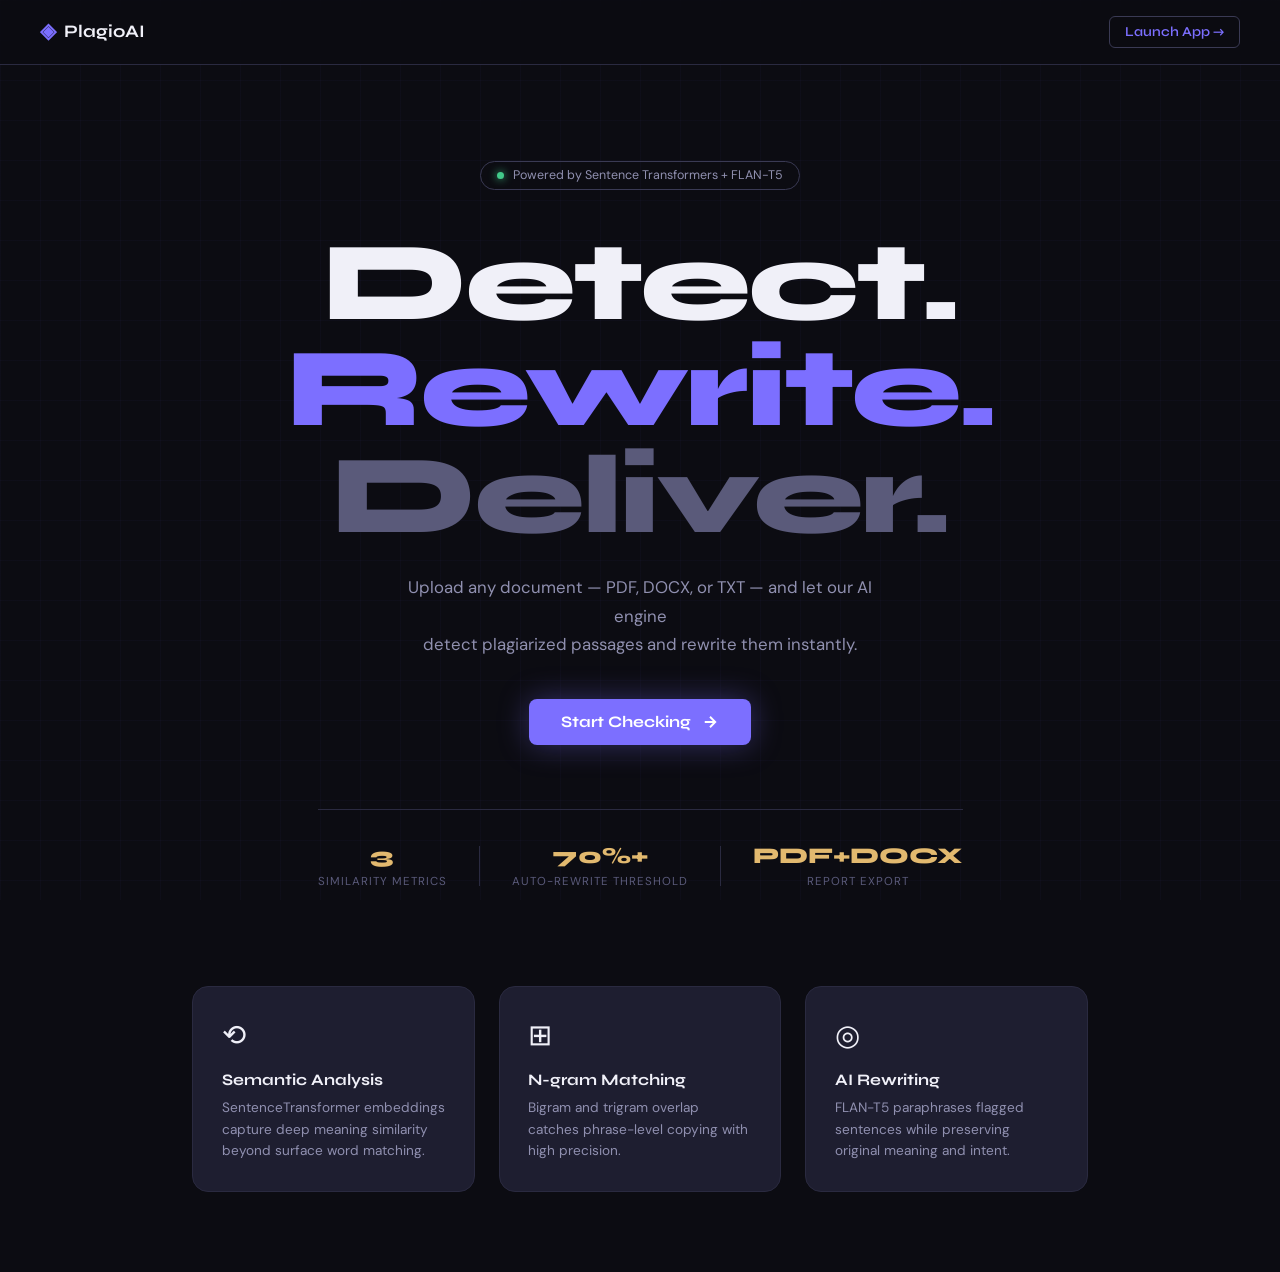
<file: templates/index.html>
<!DOCTYPE html>
<html lang="en">
<head>
    <meta charset="UTF-8">
    <meta name="viewport" content="width=device-width, initial-scale=1.0">
    <title>AI Plagiarism Detector & Rewriter</title>
    <link rel="preconnect" href="https://fonts.googleapis.com">
    <link href="https://fonts.googleapis.com/css2?family=Syne:wght@400;600;700;800&family=DM+Sans:ital,wght@0,300;0,400;0,500;1,300&display=swap" rel="stylesheet">
    <link rel="stylesheet" href="/static/css/style.css">
</head>
<body class="home-page">

    <div class="grid-overlay"></div>

    <nav class="navbar">
        <div class="nav-logo">
            <span class="logo-mark">◈</span>
            <span>PlagioAI</span>
        </div>
        <a href="/checker" class="nav-cta">Launch App →</a>
    </nav>

    <main class="hero">
        <div class="hero-badge">
            <span class="badge-dot"></span>
            Powered by Sentence Transformers + FLAN-T5
        </div>

        <h1 class="hero-title">
            Detect.<br>
            <span class="title-accent">Rewrite.</span><br>
            <span class="title-muted">Deliver.</span>
        </h1>

        <p class="hero-subtitle">
            Upload any document — PDF, DOCX, or TXT — and let our AI engine<br>
            detect plagiarized passages and rewrite them instantly.
        </p>

        <a href="/checker" class="cta-button">
            <span>Start Checking</span>
            <svg width="18" height="18" viewBox="0 0 24 24" fill="none" stroke="currentColor" stroke-width="2.5"><path d="M5 12h14M12 5l7 7-7 7"/></svg>
        </a>

        <div class="hero-stats">
            <div class="stat">
                <span class="stat-num">3</span>
                <span class="stat-label">Similarity Metrics</span>
            </div>
            <div class="stat-divider"></div>
            <div class="stat">
                <span class="stat-num">70%+</span>
                <span class="stat-label">Auto-Rewrite Threshold</span>
            </div>
            <div class="stat-divider"></div>
            <div class="stat">
                <span class="stat-num">PDF+DOCX</span>
                <span class="stat-label">Report Export</span>
            </div>
        </div>
    </main>

    <section class="features">
        <div class="feature-card">
            <div class="feature-icon">⟲</div>
            <h3>Semantic Analysis</h3>
            <p>SentenceTransformer embeddings capture deep meaning similarity beyond surface word matching.</p>
        </div>
        <div class="feature-card">
            <div class="feature-icon">⊞</div>
            <h3>N-gram Matching</h3>
            <p>Bigram and trigram overlap catches phrase-level copying with high precision.</p>
        </div>
        <div class="feature-card">
            <div class="feature-icon">◎</div>
            <h3>AI Rewriting</h3>
            <p>FLAN-T5 paraphrases flagged sentences while preserving original meaning and intent.</p>
        </div>
    </section>

</body>
</html>
</file>
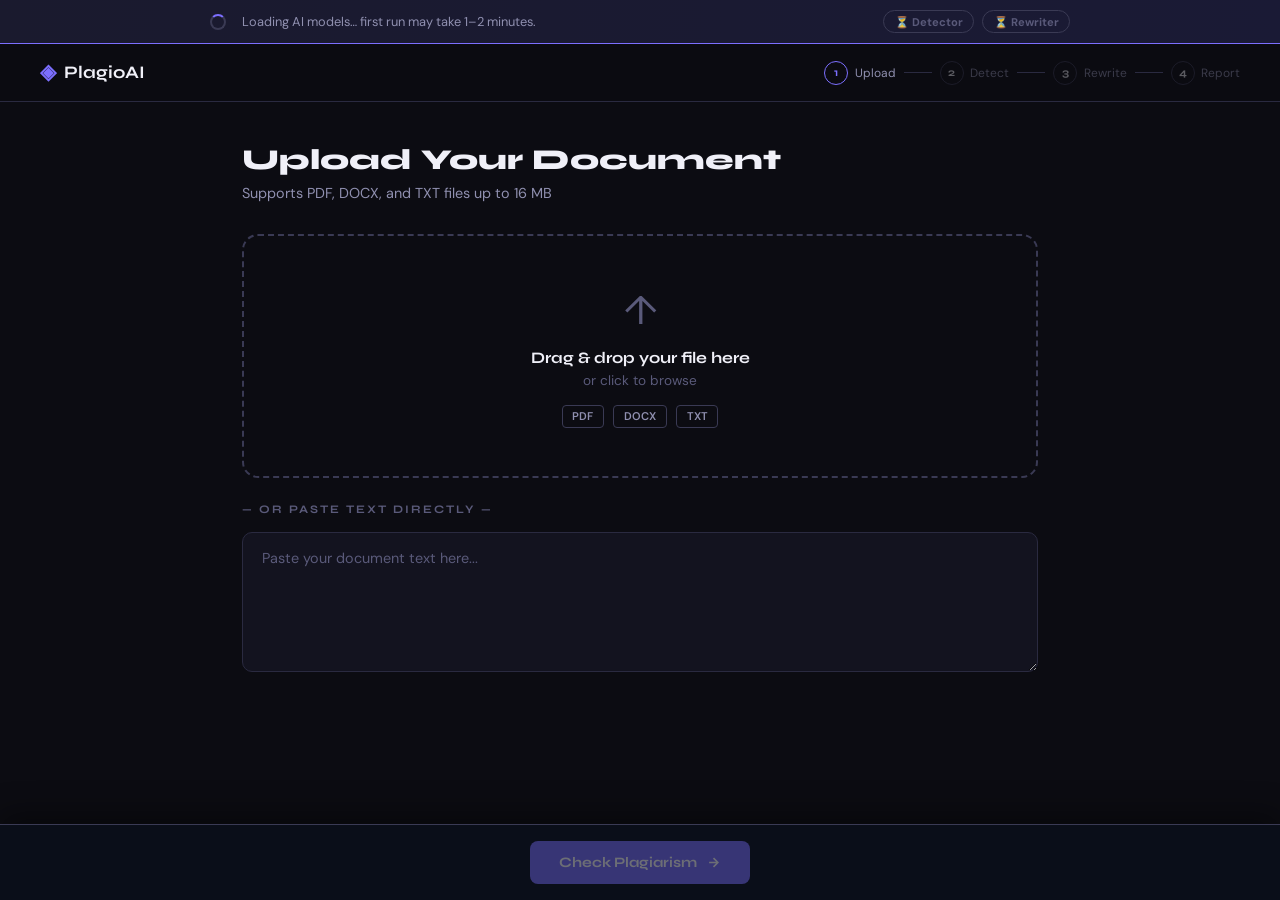
<file: templates/checker.html>
<!DOCTYPE html>
<html lang="en">
<head>
    <meta charset="UTF-8">
    <meta name="viewport" content="width=device-width, initial-scale=1.0">
    <title>Checker — PlagioAI</title>
    <link rel="preconnect" href="https://fonts.googleapis.com">
    <link href="https://fonts.googleapis.com/css2?family=Syne:wght@400;600;700;800&family=DM+Sans:ital,wght@0,300;0,400;0,500;1,300&display=swap" rel="stylesheet">
    <link rel="stylesheet" href="/static/css/style.css">
</head>
<body class="app-page">

    <!-- ── Model loading banner ── -->
    <div class="model-banner" id="model-banner">
        <div class="model-banner-inner">
            <div class="model-spinner"></div>
            <div class="model-status-text">
                <span id="model-banner-msg">Loading AI models… first run may take 1–2 minutes.</span>
            </div>
            <div class="model-indicators">
                <span class="model-pill" id="pill-detector">⏳ Detector</span>
                <span class="model-pill" id="pill-rewriter">⏳ Rewriter</span>
            </div>
        </div>
    </div>

    <!-- ── Navbar with step tracker ── -->
    <nav class="navbar">
        <a href="/" class="nav-logo">
            <span class="logo-mark">◈</span>
            <span>PlagioAI</span>
        </a>
        <div class="step-tracker">
            <div class="step active" id="step-1">
                <span class="step-num">1</span>
                <span class="step-label">Upload</span>
            </div>
            <div class="step-line"></div>
            <div class="step" id="step-2">
                <span class="step-num">2</span>
                <span class="step-label">Detect</span>
            </div>
            <div class="step-line"></div>
            <div class="step" id="step-3">
                <span class="step-num">3</span>
                <span class="step-label">Rewrite</span>
            </div>
            <div class="step-line"></div>
            <div class="step" id="step-4">
                <span class="step-num">4</span>
                <span class="step-label">Report</span>
            </div>
        </div>
    </nav>

    <!-- ================================================================
         MAIN CONTENT PANELS
    ================================================================= -->
    <main class="app-main">

        <!-- ====== STEP 1: UPLOAD ====== -->
        <section class="panel active" id="panel-upload">
            <div class="panel-header">
                <h2>Upload Your Document</h2>
                <p>Supports PDF, DOCX, and TXT files up to 16 MB</p>
            </div>

            <div class="upload-zone" id="upload-zone">
                <input type="file" id="file-input" accept=".pdf,.docx,.txt" hidden>
                <div class="upload-icon">↑</div>
                <p class="upload-title">Drag &amp; drop your file here</p>
                <p class="upload-sub">or click to browse</p>
                <div class="upload-types">
                    <span>PDF</span>
                    <span>DOCX</span>
                    <span>TXT</span>
                </div>
            </div>

            <div class="file-info hidden" id="file-info">
                <div class="file-info-inner">
                    <div class="file-icon">📄</div>
                    <div class="file-details">
                        <span class="file-name" id="file-name">document.pdf</span>
                        <span class="file-meta" id="file-meta">0 words · 0 chars</span>
                    </div>
                    <button class="remove-btn" id="remove-file">✕</button>
                </div>
            </div>

            <div class="text-preview-wrap hidden" id="text-preview-wrap">
                <h3 class="section-label">Document Preview</h3>
                <div class="text-preview" id="text-preview"></div>
            </div>

            <div class="manual-input-wrap">
                <h3 class="section-label">— or paste text directly —</h3>
                <textarea id="manual-text" class="manual-textarea"
                    placeholder="Paste your document text here..."></textarea>
            </div>
        </section>

        <!-- ====== STEP 2: RESULTS ====== -->
        <section class="panel hidden" id="panel-results">
            <div class="panel-header">
                <h2>Plagiarism Analysis</h2>
                <p>Sentence-level similarity scores across three metrics</p>
            </div>

            <div class="score-board">
                <div class="score-ring-wrap">
                    <svg class="score-ring" viewBox="0 0 120 120">
                        <circle class="ring-bg" cx="60" cy="60" r="52"/>
                        <circle class="ring-fg" id="score-ring" cx="60" cy="60" r="52"/>
                    </svg>
                    <div class="score-center">
                        <span class="score-pct" id="score-pct">0%</span>
                        <span class="score-lbl">Plagiarism</span>
                    </div>
                </div>
                <div class="score-breakdown">
                    <div class="breakdown-item">
                        <span class="bd-dot high"></span>
                        <span class="bd-label">High Risk (≥70%)</span>
                        <span class="bd-count" id="count-high">0</span>
                    </div>
                    <div class="breakdown-item">
                        <span class="bd-dot medium"></span>
                        <span class="bd-label">Medium Risk (40–70%)</span>
                        <span class="bd-count" id="count-medium">0</span>
                    </div>
                    <div class="breakdown-item">
                        <span class="bd-dot low"></span>
                        <span class="bd-label">Low Risk (&lt;40%)</span>
                        <span class="bd-count" id="count-low">0</span>
                    </div>
                </div>
            </div>

            <h3 class="section-label">Sentence Details</h3>
            <div class="sentence-list" id="sentence-list"></div>
        </section>

        <!-- ====== STEP 3: REWRITTEN ====== -->
        <section class="panel hidden" id="panel-rewritten">
            <div class="panel-header">
                <h2>Rewritten Content</h2>
                <p>Sentences above adaptive threshold paraphrased by AI · Non-rewritable sentences preserved</p>
            </div>

            <!-- Rich stats grid -->
            <div class="rewrite-stats">
                <div class="stat-item">
                    <span class="stat-label-sm">Original Score</span>
                    <span class="stat-value" id="stat-orig">—</span>
                </div>
                <div class="stat-item">
                    <span class="stat-label-sm">New Score</span>
                    <span class="stat-value" id="stat-new">—</span>
                </div>
                <div class="stat-item">
                    <span class="stat-label-sm">Reduction</span>
                    <span class="stat-value" id="stat-reduction">—</span>
                </div>
                <div class="stat-item">
                    <span class="stat-label-sm">Rewritten</span>
                    <span class="stat-value" id="stat-rewritten">—</span>
                </div>
                <div class="stat-item">
                    <span class="stat-label-sm">Total</span>
                    <span class="stat-value" id="stat-total">—</span>
                </div>
            </div>

            <h3 class="section-label">Side-by-Side Comparison</h3>
            <div class="rewrite-list" id="rewrite-list"></div>
        </section>

        <!-- ====== STEP 4: REPORT ====== -->
        <section class="panel hidden" id="panel-report">
            <div class="panel-header">
                <h2>Download Report</h2>
                <p>Export analysis, rewritten document, or full report</p>
            </div>

            <div class="report-options">
                <div class="report-card">
                    <div class="report-icon">⬇ PDF</div>
                    <h3>PDF Report</h3>
                    <p>Complete analysis with highlighted sentences, scores, and rewritten content.</p>
                    <button class="primary-btn small" onclick="downloadReport('pdf')">Download PDF</button>
                </div>
                <div class="report-card">
                    <div class="report-icon">⬇ DOCX</div>
                    <h3>Word Report</h3>
                    <p>Editable DOCX with full side-by-side comparison and summary table.</p>
                    <button class="primary-btn small" onclick="downloadReport('docx')">Download DOCX</button>
                </div>
            </div>

            <!-- Full rewritten document download -->
            <div class="report-card" style="margin-bottom:2rem; border-color: rgba(124,111,255,.4);">
                <div class="report-icon">📄</div>
                <h3>Full Rewritten Document</h3>
                <p>Entire document with all paraphrased sentences merged — ready to submit or edit.</p>
                <div style="display:flex;gap:.75rem;justify-content:center;flex-wrap:wrap;">
                    <button class="success-btn" id="btn-download-rewritten" onclick="downloadRewrittenDoc('docx')">
                        ↓ Download DOCX
                    </button>
                    <button class="secondary-btn" onclick="downloadRewrittenDoc('txt')"
                        style="padding:.7rem 1.2rem;font-size:.82rem;">
                        ↓ TXT
                    </button>
                </div>
            </div>

            <h3 class="section-label">Analysis Summary</h3>
            <div class="final-summary" id="final-summary"></div>
        </section>

    </main><!-- /.app-main -->


    <!-- ================================================================
         STICKY ACTION BARS — one per panel, fixed bottom
    ================================================================= -->

    <!-- Bar: Upload panel -->
    <div class="action-bar" id="bar-upload">
        <button class="primary-btn" id="bar-btn-detect" disabled>
            <span>Check Plagiarism</span>
            <svg width="15" height="15" viewBox="0 0 24 24" fill="none" stroke="currentColor" stroke-width="2.5">
                <path d="M5 12h14M12 5l7 7-7 7"/>
            </svg>
        </button>
    </div>

    <!-- Bar: Results panel -->
    <div class="action-bar hidden" id="bar-results">
        <button class="secondary-btn" id="bar-btn-back-upload">← Back</button>
        <button class="primary-btn"   id="bar-btn-rewrite">
            <span>Rewrite Content</span>
            <svg width="15" height="15" viewBox="0 0 24 24" fill="none" stroke="currentColor" stroke-width="2.5">
                <path d="M3 12a9 9 0 0 1 9-9 9.75 9.75 0 0 1 6.74 2.74L21 8"/>
                <path d="M21 3v5h-5"/>
                <path d="M21 12a9 9 0 0 1-9 9 9.75 9.75 0 0 1-6.74-2.74L3 16"/>
                <path d="M8 16H3v5"/>
            </svg>
        </button>
    </div>

    <!-- Bar: Rewritten panel -->
    <div class="action-bar hidden" id="bar-rewritten">
        <button class="secondary-btn" id="bar-btn-back-results">← Back</button>
        <button class="secondary-btn" id="btn-download-rewritten-txt"
            onclick="downloadRewrittenDoc('txt')">↓ TXT</button>
        <button class="success-btn"   id="bar-btn-download-rewritten"
            onclick="downloadRewrittenDoc('docx')">↓ Rewritten Doc</button>
        <button class="primary-btn"   id="bar-btn-report">
            <span>Generate Report</span>
            <svg width="15" height="15" viewBox="0 0 24 24" fill="none" stroke="currentColor" stroke-width="2.5">
                <path d="M14 2H6a2 2 0 0 0-2 2v16a2 2 0 0 0 2 2h12a2 2 0 0 0 2-2V8z"/>
                <polyline points="14 2 14 8 20 8"/>
            </svg>
        </button>
    </div>

    <!-- Bar: Report panel -->
    <div class="action-bar hidden" id="bar-report">
        <button class="secondary-btn" onclick="location.reload()">↩ New Analysis</button>
    </div>


    <!-- Loading overlay -->
    <div class="loading-overlay hidden" id="loading-overlay">
        <div class="loading-box">
            <div class="spinner"></div>
            <p class="loading-msg" id="loading-msg">Analysing...</p>
        </div>
    </div>

    <!-- Toast -->
    <div class="toast hidden" id="toast"></div>

    <script src="/static/js/script.js"></script>
</body>
</html>
</file>
<file: static/css/style.css>
/* =========================================================
   PlagioAI — Main Stylesheet  (v3 — sticky action bar)
   Aesthetic: Editorial / Dark Luxury
   ========================================================= */

:root {
    --bg:       #0c0c12;
    --bg2:      #13131f;
    --bg3:      #1a1a2e;
    --surface:  #1e1e30;
    --border:   #2a2a40;
    --border2:  #3a3a54;

    --text:     #f0f0f8;
    --text-2:   #9090b0;
    --text-3:   #5a5a7a;

    --accent:   #7c6fff;
    --accent2:  #5c4fff;
    --gold:     #e2b96f;

    --high:     #ff5757;
    --medium:   #ff9a3c;
    --low:      #42c98a;

    --radius:    10px;
    --radius-lg: 16px;
    --transition: 0.2s ease;

    --font-display: 'Syne', sans-serif;
    --font-body:    'DM Sans', sans-serif;

    /* Height of sticky action bar — used for bottom padding */
    --action-bar-h: 76px;
}

*, *::before, *::after { box-sizing: border-box; margin: 0; padding: 0; }
html { font-size: 16px; scroll-behavior: smooth; }
body {
    font-family: var(--font-body);
    background: var(--bg);
    color: var(--text);
    min-height: 100vh;
    -webkit-font-smoothing: antialiased;
}

/* ── Grid overlay ────────────────────────────────── */
.grid-overlay {
    position: fixed; inset: 0; pointer-events: none; z-index: 0;
    background-image:
        linear-gradient(rgba(124,111,255,.03) 1px, transparent 1px),
        linear-gradient(90deg, rgba(124,111,255,.03) 1px, transparent 1px);
    background-size: 40px 40px;
}

/* ── Navbar ──────────────────────────────────────── */
.navbar {
    position: sticky; top: 0; z-index: 100;
    display: flex; align-items: center; justify-content: space-between;
    padding: 1rem 2.5rem;
    background: rgba(12,12,18,.85);
    backdrop-filter: blur(12px);
    border-bottom: 1px solid var(--border);
}
.nav-logo {
    display: flex; align-items: center; gap: .5rem;
    font-family: var(--font-display);
    font-size: 1.1rem; font-weight: 700;
    color: var(--text); text-decoration: none;
}
.logo-mark { color: var(--accent); font-size: 1.3rem; }
.nav-cta {
    font-family: var(--font-display);
    font-size: .85rem; font-weight: 600;
    color: var(--accent); text-decoration: none;
    border: 1px solid var(--border2); border-radius: 6px;
    padding: .4rem .9rem; transition: var(--transition);
}
.nav-cta:hover { background: var(--accent); color: #fff; border-color: var(--accent); }

/* Step tracker */
.step-tracker { display: flex; align-items: center; gap: .5rem; }
.step { display: flex; align-items: center; gap: .4rem; opacity: .35; transition: opacity .3s; }
.step.active { opacity: 1; }
.step.done   { opacity: .7; }
.step-num {
    width: 24px; height: 24px; border-radius: 50%;
    border: 1.5px solid var(--border2);
    display: flex; align-items: center; justify-content: center;
    font-family: var(--font-display); font-size: .7rem; font-weight: 700;
}
.step.active .step-num { border-color: var(--accent); color: var(--accent); }
.step.done   .step-num { background: var(--accent); border-color: var(--accent); color: #fff; }
.step-label { font-size: .75rem; color: var(--text-2); }
.step-line  { width: 28px; height: 1px; background: var(--border); }

/* ── HOME PAGE ───────────────────────────────────── */
.home-page main { position: relative; z-index: 1; }
.hero {
    display: flex; flex-direction: column; align-items: center;
    text-align: center; padding: 6rem 2rem 4rem;
    max-width: 760px; margin: 0 auto;
}
.hero-badge {
    display: inline-flex; align-items: center; gap: .6rem;
    font-size: .78rem; color: var(--text-2);
    border: 1px solid var(--border2); border-radius: 999px;
    padding: .35rem 1rem; margin-bottom: 2.5rem;
}
.badge-dot {
    width: 7px; height: 7px; border-radius: 50%;
    background: var(--low); box-shadow: 0 0 8px var(--low);
    animation: pulse 2s infinite;
}
@keyframes pulse { 0%,100% { opacity: 1; } 50% { opacity: .4; } }
.hero-title {
    font-family: var(--font-display);
    font-size: clamp(3.5rem, 9vw, 7rem);
    font-weight: 800; line-height: .95;
    letter-spacing: -3px; margin-bottom: 1.5rem;
}
.title-accent { color: var(--accent); }
.title-muted  { color: var(--text-3); }
.hero-subtitle { font-size: 1.05rem; color: var(--text-2); line-height: 1.7; margin-bottom: 2.5rem; max-width: 520px; }
.cta-button {
    display: inline-flex; align-items: center; gap: .6rem;
    font-family: var(--font-display); font-size: 1rem; font-weight: 700;
    color: #fff; text-decoration: none; background: var(--accent);
    border-radius: 8px; padding: .85rem 2rem; transition: var(--transition);
    box-shadow: 0 0 30px rgba(124,111,255,.35);
}
.cta-button:hover { background: var(--accent2); transform: translateY(-1px); }
.hero-stats {
    display: flex; align-items: center; gap: 2rem;
    margin-top: 4rem; padding-top: 2rem; border-top: 1px solid var(--border);
}
.stat { text-align: center; }
.stat-num { display: block; font-family: var(--font-display); font-size: 1.4rem; font-weight: 800; color: var(--gold); }
.stat-label { font-size: .72rem; color: var(--text-3); text-transform: uppercase; letter-spacing: 1px; }
.stat-divider { width: 1px; height: 40px; background: var(--border); }
.features {
    display: grid; grid-template-columns: repeat(3, 1fr); gap: 1.5rem;
    max-width: 960px; margin: 2rem auto 5rem; padding: 0 2rem; position: relative; z-index: 1;
}
.feature-card {
    background: var(--surface); border: 1px solid var(--border);
    border-radius: var(--radius-lg); padding: 1.8rem;
    transition: border-color .3s, transform .3s;
}
.feature-card:hover { border-color: var(--border2); transform: translateY(-3px); }
.feature-icon { font-size: 1.8rem; margin-bottom: 1rem; }
.feature-card h3 { font-family: var(--font-display); font-size: 1rem; font-weight: 700; margin-bottom: .5rem; }
.feature-card p  { font-size: .85rem; color: var(--text-2); line-height: 1.6; }

/* ── APP PAGE ────────────────────────────────────── */
.app-main {
    max-width: 860px; margin: 0 auto;
    padding: 2.5rem 2rem;
    /* Extra bottom padding so sticky bar doesn't obscure content */
    padding-bottom: calc(var(--action-bar-h) + 2rem);
    position: relative; z-index: 1;
}

.panel { display: none; }
.panel.active { display: block; animation: fadeIn .35s ease; }
.panel.hidden { display: none; }
@keyframes fadeIn { from { opacity: 0; transform: translateY(12px); } to { opacity: 1; transform: none; } }
.panel-header { margin-bottom: 2rem; }
.panel-header h2 { font-family: var(--font-display); font-size: 1.8rem; font-weight: 800; margin-bottom: .4rem; }
.panel-header p  { color: var(--text-2); font-size: .9rem; }

/* ── Sticky Action Bar ───────────────────────────── */
.action-bar {
    position: fixed;
    bottom: 0; left: 0; right: 0;
    background: rgba(11, 15, 26, 0.97);
    backdrop-filter: blur(16px);
    -webkit-backdrop-filter: blur(16px);
    border-top: 1px solid var(--border2);
    padding: 14px 24px;
    display: flex;
    align-items: center;
    justify-content: center;
    gap: 12px;
    z-index: 999;
    height: var(--action-bar-h);
    box-shadow: 0 -8px 32px rgba(0, 0, 0, .45);
    transition: opacity .2s;
}
.action-bar.hidden {
    display: none;
}

/* ── Inline action row (kept as fallback, now hidden on app panels) ── */
.action-row {
    display: flex; gap: 1rem; margin-top: 2rem;
}
.action-row.center { justify-content: center; }
/* Hide inline action rows on app panels — sticky bar replaces them */
.app-page .action-row { display: none; }

/* ── Upload zone ─────────────────────────────────── */
.upload-zone {
    border: 2px dashed var(--border2); border-radius: var(--radius-lg);
    padding: 3rem 2rem; text-align: center;
    cursor: pointer; transition: border-color .3s, background .3s;
    margin-bottom: 1.5rem;
}
.upload-zone:hover, .upload-zone.drag-over {
    border-color: var(--accent); background: rgba(124,111,255,.05);
}
.upload-icon  { font-size: 2.5rem; margin-bottom: .8rem; color: var(--text-3); }
.upload-title { font-family: var(--font-display); font-size: 1rem; font-weight: 700; margin-bottom: .3rem; }
.upload-sub   { font-size: .85rem; color: var(--text-3); margin-bottom: 1rem; }
.upload-types { display: flex; justify-content: center; gap: .6rem; }
.upload-types span {
    font-size: .7rem; color: var(--text-2);
    border: 1px solid var(--border2); border-radius: 4px;
    padding: .2rem .6rem; font-weight: 600;
}

.file-info { margin-bottom: 1.5rem; }
.file-info-inner {
    display: flex; align-items: center; gap: 1rem;
    background: var(--surface); border: 1px solid var(--border);
    border-radius: var(--radius); padding: 1rem 1.2rem;
}
.file-icon    { font-size: 1.5rem; }
.file-details { flex: 1; }
.file-name { display: block; font-weight: 600; font-size: .9rem; }
.file-meta { font-size: .78rem; color: var(--text-2); }
.remove-btn {
    background: none; border: none; color: var(--text-3);
    font-size: .9rem; cursor: pointer; padding: .3rem; transition: color .2s;
}
.remove-btn:hover { color: var(--high); }

.text-preview-wrap { margin-bottom: 1.5rem; }
.text-preview {
    background: var(--bg2); border: 1px solid var(--border);
    border-radius: var(--radius); padding: 1.2rem;
    font-size: .85rem; line-height: 1.7; color: var(--text-2);
    max-height: 180px; overflow-y: auto;
    font-family: 'Courier New', monospace;
    white-space: pre-wrap; word-break: break-word;
}

.manual-input-wrap { margin-bottom: 2rem; }
.manual-textarea {
    width: 100%; min-height: 140px;
    background: var(--bg2); border: 1px solid var(--border);
    border-radius: var(--radius); padding: 1rem 1.2rem;
    font-family: var(--font-body); font-size: .9rem;
    color: var(--text); resize: vertical; transition: border-color .2s;
}
.manual-textarea:focus { outline: none; border-color: var(--accent); }
.manual-textarea::placeholder { color: var(--text-3); }

/* Section labels */
.section-label {
    font-family: var(--font-display); font-size: .72rem; font-weight: 700;
    text-transform: uppercase; letter-spacing: 2px;
    color: var(--text-3); margin-bottom: 1rem;
}

/* ── Buttons ─────────────────────────────────────── */
.primary-btn {
    display: inline-flex; align-items: center; gap: .6rem;
    font-family: var(--font-display); font-size: .9rem; font-weight: 700;
    color: #fff; background: var(--accent);
    border: none; border-radius: 8px;
    padding: .8rem 1.8rem; cursor: pointer;
    transition: background .2s, transform .2s, opacity .2s;
    white-space: nowrap;
}
.primary-btn:hover:not(:disabled) { background: var(--accent2); transform: translateY(-1px); }
.primary-btn:disabled { opacity: .4; cursor: not-allowed; }
.primary-btn.small { font-size: .8rem; padding: .6rem 1.2rem; }

.secondary-btn {
    display: inline-flex; align-items: center; gap: .4rem;
    font-family: var(--font-display); font-size: .9rem; font-weight: 600;
    color: var(--text-2); background: none;
    border: 1px solid var(--border2); border-radius: 8px;
    padding: .8rem 1.5rem; cursor: pointer;
    transition: border-color .2s, color .2s;
    white-space: nowrap;
}
.secondary-btn:hover { border-color: var(--text-2); color: var(--text); }

.success-btn {
    display: inline-flex; align-items: center; gap: .5rem;
    font-family: var(--font-display); font-size: .85rem; font-weight: 700;
    color: var(--bg); background: var(--low);
    border: none; border-radius: 8px;
    padding: .75rem 1.4rem; cursor: pointer;
    transition: filter .2s, transform .2s;
    white-space: nowrap;
}
.success-btn:hover { filter: brightness(1.1); transform: translateY(-1px); }

/* ── Score board ─────────────────────────────────── */
.score-board {
    display: flex; align-items: center; gap: 3rem;
    background: var(--surface); border: 1px solid var(--border);
    border-radius: var(--radius-lg); padding: 2rem; margin-bottom: 2rem;
}
.score-ring-wrap { position: relative; width: 120px; height: 120px; flex-shrink: 0; }
.score-ring { transform: rotate(-90deg); }
.ring-bg { fill: none; stroke: var(--bg3); stroke-width: 8; }
.ring-fg {
    fill: none; stroke: var(--accent); stroke-width: 8;
    stroke-linecap: round;
    stroke-dasharray: 326.73; stroke-dashoffset: 326.73;
    transition: stroke-dashoffset 1s ease, stroke .5s;
}
.score-center {
    position: absolute; inset: 0;
    display: flex; flex-direction: column; align-items: center; justify-content: center;
}
.score-pct { font-family: var(--font-display); font-size: 1.5rem; font-weight: 800; }
.score-lbl { font-size: .65rem; color: var(--text-3); text-transform: uppercase; letter-spacing: 1px; }
.score-breakdown { flex: 1; display: flex; flex-direction: column; gap: .9rem; }
.breakdown-item { display: flex; align-items: center; gap: .8rem; }
.bd-dot { width: 9px; height: 9px; border-radius: 50%; flex-shrink: 0; }
.bd-dot.high   { background: var(--high); }
.bd-dot.medium { background: var(--medium); }
.bd-dot.low    { background: var(--low); }
.bd-label { flex: 1; font-size: .85rem; color: var(--text-2); }
.bd-count { font-family: var(--font-display); font-weight: 700; font-size: .9rem; }

/* ── Sentence list ───────────────────────────────── */
.sentence-list { display: flex; flex-direction: column; gap: .8rem; margin-bottom: 1.5rem; }
.sentence-item {
    background: var(--surface); border: 1px solid var(--border);
    border-radius: var(--radius); padding: 1rem 1.2rem;
    display: flex; gap: 1rem; align-items: flex-start;
    animation: fadeIn .3s ease;
}
.sentence-item.high   { border-left: 3px solid var(--high); }
.sentence-item.medium { border-left: 3px solid var(--medium); }
.sentence-item.low    { border-left: 3px solid var(--low); }
.s-index {
    font-family: var(--font-display); font-size: .7rem; font-weight: 700;
    color: var(--text-3); min-width: 28px; margin-top: 2px;
}
.s-content { flex: 1; }
.s-text     { font-size: .88rem; line-height: 1.6; margin-bottom: .5rem; }
.s-metrics  { display: flex; gap: .8rem; flex-wrap: wrap; }
.s-metric {
    font-size: .72rem; color: var(--text-3);
    background: var(--bg2); border-radius: 4px; padding: .15rem .5rem;
}
.s-score {
    font-family: var(--font-display); font-weight: 800;
    font-size: .95rem; min-width: 44px; text-align: right; margin-top: 2px;
}
.s-score.high   { color: var(--high); }
.s-score.medium { color: var(--medium); }
.s-score.low    { color: var(--low); }

/* ── Rewrite summary stats ───────────────────────── */
.rewrite-stats {
    display: grid;
    grid-template-columns: repeat(5, 1fr);
    gap: 1rem;
    background: var(--surface);
    border: 1px solid var(--border);
    border-radius: var(--radius-lg);
    padding: 1.5rem 1.8rem;
    margin-bottom: 2rem;
}
.stat-item { text-align: center; }
.stat-label-sm {
    display: block; font-size: .65rem; font-weight: 700;
    text-transform: uppercase; letter-spacing: 1.5px;
    color: var(--text-3); margin-bottom: .35rem;
}
.stat-value {
    display: block;
    font-family: var(--font-display); font-size: 1.6rem; font-weight: 800;
    color: var(--text);
}
.stat-value.text-success { color: var(--low); }
.stat-value.text-danger  { color: var(--high); }
.stat-divider-v {
    width: 1px; background: var(--border); align-self: stretch;
    margin: 0 .5rem;
}

/* ── Rewrite list ────────────────────────────────── */
.rewrite-list { display: flex; flex-direction: column; gap: 1rem; margin-bottom: 1.5rem; }
.rewrite-item {
    background: var(--surface); border: 1px solid var(--border);
    border-radius: var(--radius); overflow: hidden;
}
.rewrite-item.changed { border-color: var(--accent); }
.rewrite-header {
    display: flex; align-items: center; justify-content: space-between;
    padding: .6rem 1rem; background: var(--bg2);
    border-bottom: 1px solid var(--border);
    font-size: .75rem; color: var(--text-3);
}
.rewrite-tag {
    font-size: .65rem; font-weight: 700; text-transform: uppercase;
    letter-spacing: 1px; border-radius: 4px; padding: .15rem .5rem;
}
.rewrite-tag.rewritten { background: rgba(124,111,255,.15); color: var(--accent); }
.rewrite-tag.unchanged { background: rgba(90,90,122,.15);   color: var(--text-3); }
.rewrite-tag.skipped   { background: rgba(255,154,60,.12);  color: var(--medium); }
.rewrite-body  { padding: 1rem 1.2rem; display: flex; flex-direction: column; gap: .8rem; }
.rewrite-row   { display: flex; flex-direction: column; gap: .25rem; }
.rewrite-row-label {
    font-size: .7rem; text-transform: uppercase; letter-spacing: 1px;
    color: var(--text-3); font-weight: 700;
}
.rewrite-row-text           { font-size: .88rem; line-height: 1.6; }
.rewrite-row-text.original  { color: var(--text-2); }
.rewrite-row-text.rewritten-text { color: var(--low); }

/* ── Report options ──────────────────────────────── */
.report-options {
    display: grid; grid-template-columns: 1fr 1fr; gap: 1.5rem; margin-bottom: 2rem;
}
.report-card {
    background: var(--surface); border: 1px solid var(--border);
    border-radius: var(--radius-lg); padding: 1.8rem;
    text-align: center; transition: border-color .3s;
}
.report-card:hover { border-color: var(--border2); }
.report-icon { font-size: 2rem; margin-bottom: 1rem; color: var(--gold); }
.report-card h3 { font-family: var(--font-display); font-size: 1rem; font-weight: 700; margin-bottom: .5rem; }
.report-card p  { font-size: .82rem; color: var(--text-2); line-height: 1.5; margin-bottom: 1.2rem; }

.final-summary {
    background: var(--bg2); border: 1px solid var(--border);
    border-radius: var(--radius); padding: 1.5rem;
    font-size: .9rem; line-height: 1.8; color: var(--text-2);
    white-space: pre-line; margin-bottom: 1.5rem;
}

/* ── Loading overlay ─────────────────────────────── */
.loading-overlay {
    position: fixed; inset: 0; z-index: 200;
    background: rgba(12,12,18,.8); backdrop-filter: blur(6px);
    display: flex; align-items: center; justify-content: center;
}
.loading-overlay.hidden { display: none; }
.loading-box { text-align: center; }
.spinner {
    width: 44px; height: 44px; border-radius: 50%;
    border: 3px solid var(--border); border-top-color: var(--accent);
    animation: spin 1s linear infinite; margin: 0 auto 1rem;
}
@keyframes spin { to { transform: rotate(360deg); } }
.loading-msg { color: var(--text-2); font-size: .9rem; }

/* ── Toast ───────────────────────────────────────── */
.toast {
    position: fixed; bottom: calc(var(--action-bar-h) + 1rem); right: 2rem; z-index: 1100;
    background: var(--surface); border: 1px solid var(--border);
    border-radius: 8px; padding: .9rem 1.4rem;
    font-size: .88rem; color: var(--text);
    box-shadow: 0 8px 32px rgba(0,0,0,.4);
    transform: translateY(20px); opacity: 0;
    transition: all .3s; pointer-events: none;
}
.toast.show    { transform: none; opacity: 1; pointer-events: auto; }
.toast.error   { border-color: var(--high);   color: var(--high); }
.toast.success { border-color: var(--low);    color: var(--low); }
.toast.hidden  { display: none; }

/* ── Model loading banner ────────────────────────── */
.model-banner {
    background: linear-gradient(90deg, var(--bg3), #1a1a35);
    border-bottom: 1px solid var(--accent);
    padding: .65rem 2rem;
    position: sticky; top: 0; z-index: 99;
    transition: max-height .4s ease, opacity .4s ease, padding .4s ease;
    overflow: hidden;
}
.model-banner.hidden {
    max-height: 0; opacity: 0; padding: 0;
    pointer-events: none; border: none;
}
.model-banner.ready { border-color: var(--low); background: linear-gradient(90deg, #0d1f18, #111a23); }
.model-banner-inner {
    max-width: 860px; margin: 0 auto;
    display: flex; align-items: center; gap: 1rem; flex-wrap: wrap;
}
.model-spinner {
    width: 16px; height: 16px; flex-shrink: 0;
    border: 2px solid var(--border2); border-top-color: var(--accent);
    border-radius: 50%; animation: spin 1s linear infinite;
}
.model-banner.ready .model-spinner {
    animation: none; border-color: var(--low);
}
.model-status-text { flex: 1; font-size: .8rem; color: var(--text-2); }
.model-indicators  { display: flex; gap: .5rem; }
.model-pill {
    font-size: .7rem; font-weight: 700;
    padding: .2rem .65rem; border-radius: 999px;
    border: 1px solid var(--border2); color: var(--text-3);
    transition: background .3s, color .3s, border-color .3s;
}
.model-pill.ready { background: rgba(66,201,138,.12); border-color: var(--low);  color: var(--low); }
.model-pill.error { background: rgba(255,87,87,.12);  border-color: var(--high); color: var(--high); }

/* ── Utility ─────────────────────────────────────── */
.hidden { display: none !important; }

/* ── Scrollbar ───────────────────────────────────── */
::-webkit-scrollbar { width: 6px; }
::-webkit-scrollbar-track { background: var(--bg2); }
::-webkit-scrollbar-thumb { background: var(--border2); border-radius: 3px; }

/* ── Responsive ──────────────────────────────────── */
@media (max-width: 700px) {
    .features       { grid-template-columns: 1fr; }
    .report-options { grid-template-columns: 1fr; }
    .score-board    { flex-direction: column; gap: 1.5rem; }
    .hero-stats     { flex-direction: column; gap: 1rem; }
    .stat-divider   { width: 40px; height: 1px; }
    .step-label     { display: none; }
    .step-line      { width: 14px; }
    .navbar         { padding: 1rem 1.2rem; }
    .rewrite-stats  { grid-template-columns: repeat(3, 1fr); }
    .action-bar     { flex-wrap: wrap; height: auto; padding: 10px 16px; }
    :root { --action-bar-h: 112px; }
}
@media (max-width: 480px) {
    .rewrite-stats  { grid-template-columns: repeat(2, 1fr); }
    .action-bar     { gap: 8px; }
    .primary-btn, .secondary-btn { font-size: .8rem; padding: .65rem 1rem; }
}
</file>
